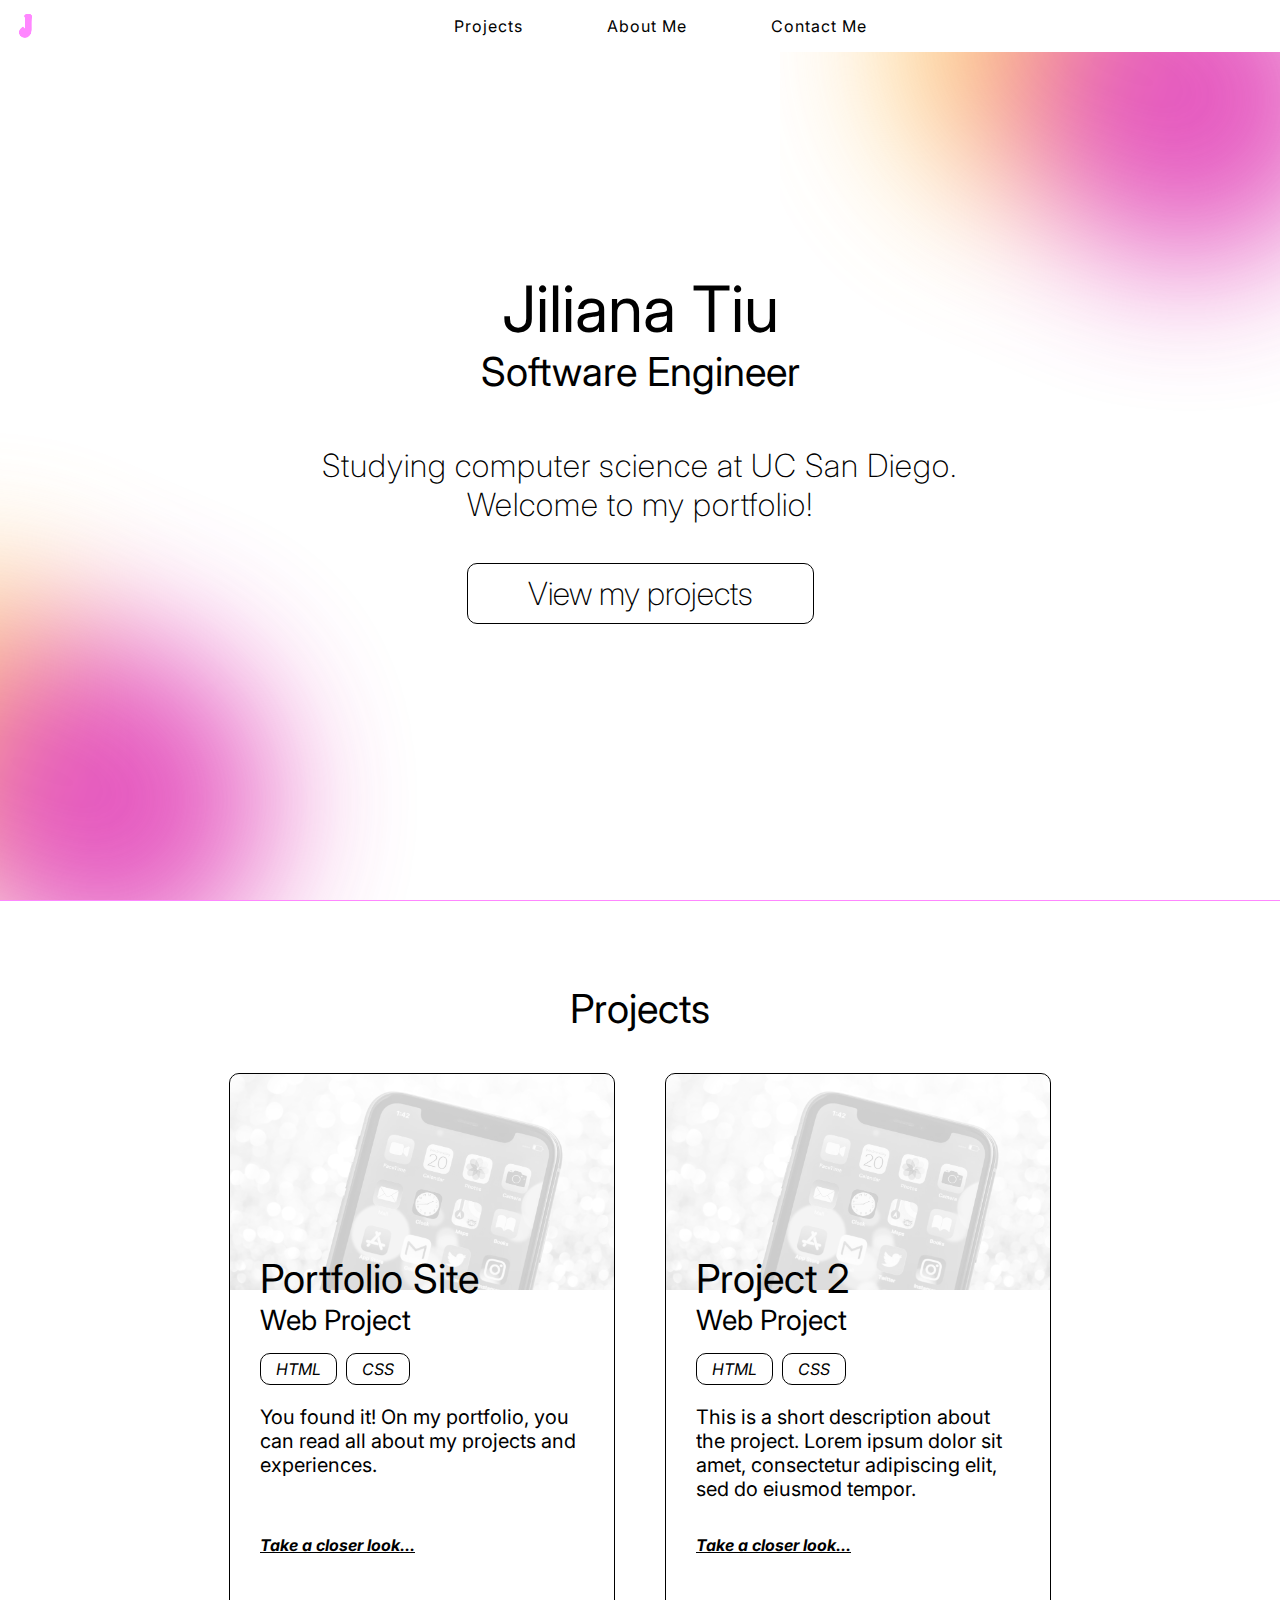
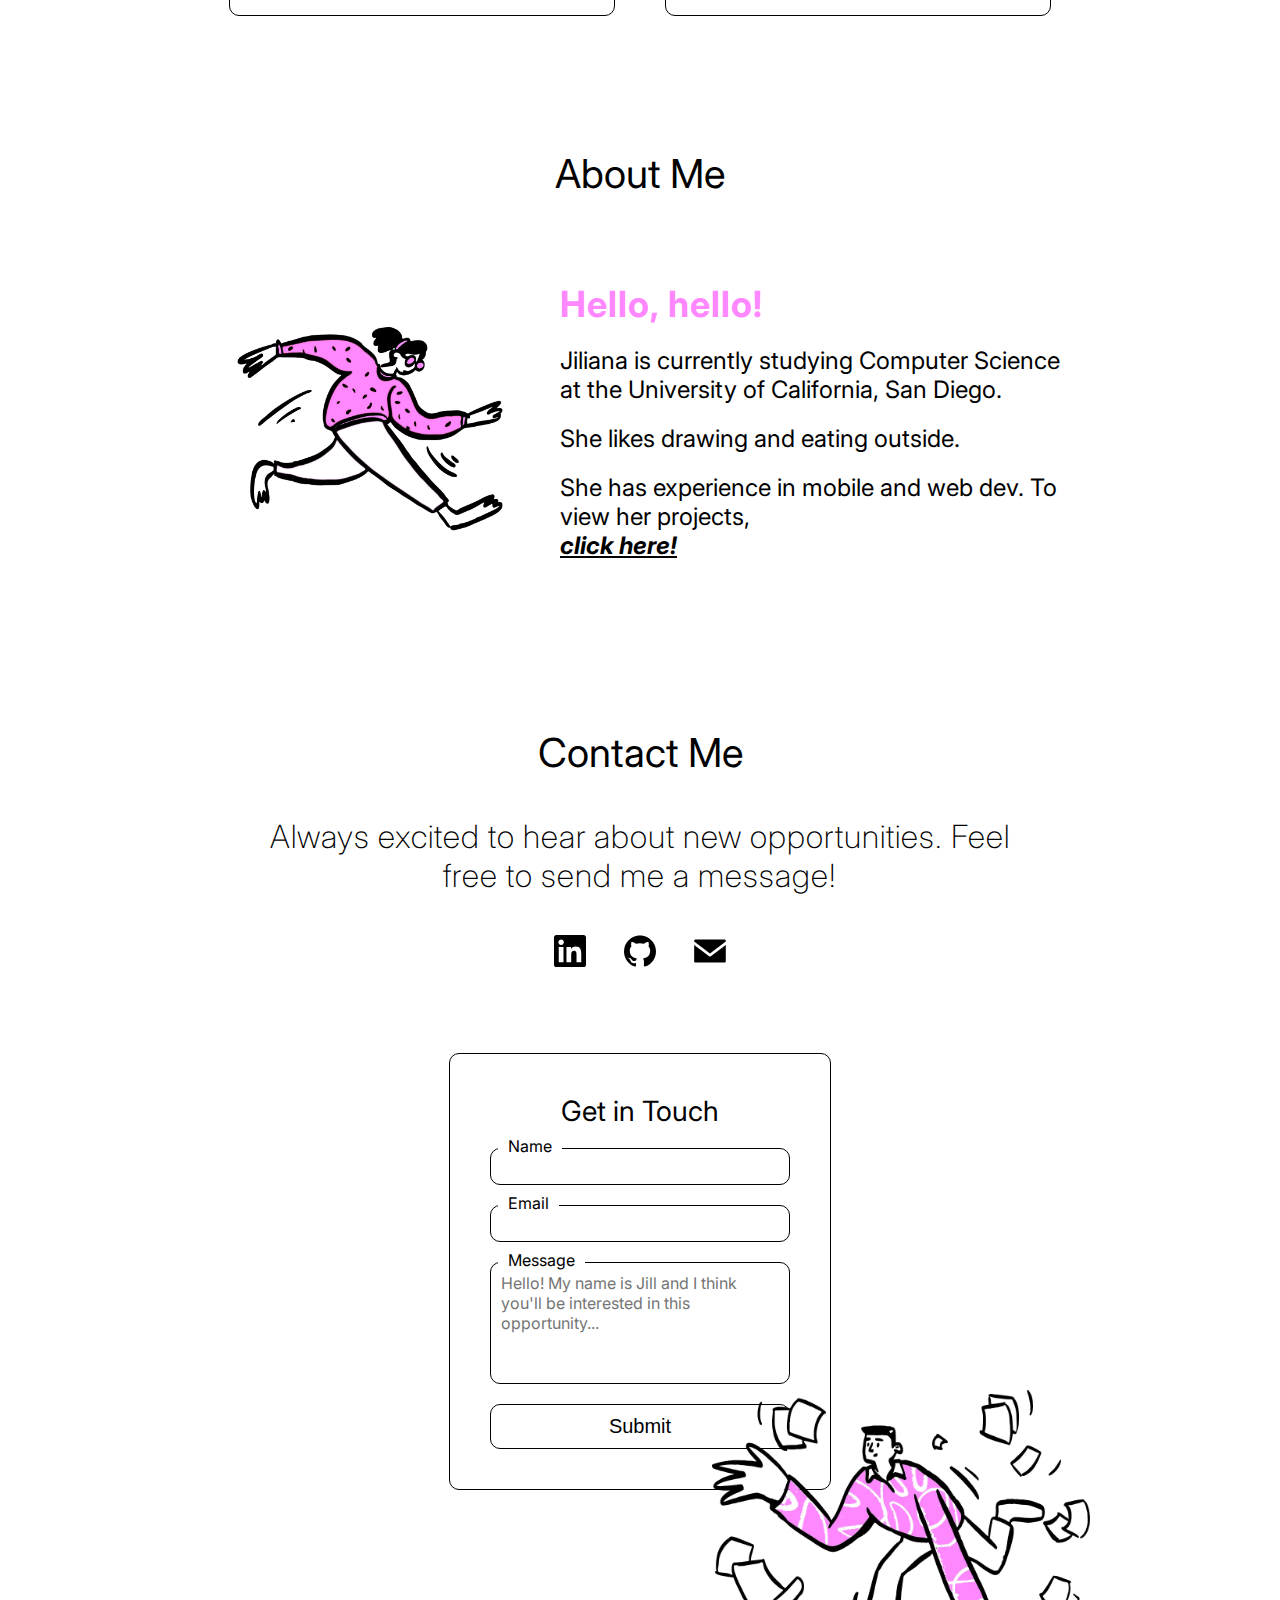
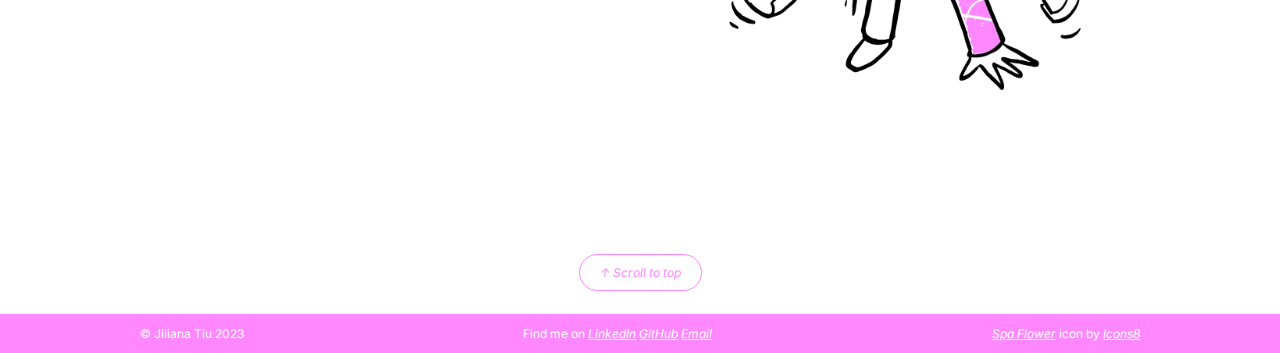
<file: index.html>
<!DOCTYPE html>
<html lang="en">
<head>
    <meta charset="UTF-8">
    <meta http-equiv="X-UA-Compatible" content="IE=edge">
    <meta name="viewport" content="width=device-width, initial-scale=1.0">
    <title>Jiliana Tiu Portfolio</title>

    <!-- Google Font -->
    <link rel="preconnect" href="https://fonts.googleapis.com">
    <link rel="preconnect" href="https://fonts.gstatic.com" crossorigin>
    <link href="https://fonts.googleapis.com/css2?family=Inter:wght@200;400;700&display=swap" rel="stylesheet">

    <link rel="stylesheet" type="text/css" href="styles.css">
    <link rel="icon" type="image/x-icon" href="/images/favicon/flower.svg">
</head>
<body>

    <header>
        <a href="/"><img src="/images/favicon/J.svg" alt="Home" width="50" height="50"></a>
        <nav>
            <input type="checkbox">
            <div class="ham-menu">
                <span class="ham-line line1"></span>
                <span class="ham-line line2"></span>
                <span class="ham-line line3"></span>
            </div>
            <ul>
                <li><a href="#projects">Projects</a></li>
                <li><a href="#about-me">About Me</a></li>
                <li><a href="#contact-me">Contact Me</a></li>
            </ul>
        </nav>
    </header>

    <main id="main-splash">
        <svg id="bg-blur-1" xmlns="http://www.w3.org/2000/svg" version="1.1" xmlns:xlink="http://www.w3.org/1999/xlink" viewBox="0 0 800 800" opacity="0.79"><defs><filter id="bbblurry-filter1" x="-100%" y="-100%" width="400%" height="400%" filterUnits="objectBoundingBox" primitiveUnits="userSpaceOnUse" color-interpolation-filters="sRGB">
            <feGaussianBlur stdDeviation="70" x="0%" y="0%" width="100%" height="100%" in="SourceGraphic" result="blur"></feGaussianBlur></filter></defs><g filter="url(#bbblurry-filter1)"><ellipse rx="161.5" ry="164.5" cx="274.2955589094711" cy="342.84906197592846" fill="hsl(37, 99%, 67%)"></ellipse><ellipse rx="161.5" ry="164.5" cx="409.50304169180504" cy="400.35593082767514" fill="hsl(316, 73%, 52%)"></ellipse></g></svg>
        <svg id="bg-blur-2" xmlns="http://www.w3.org/2000/svg" version="1.1" xmlns:xlink="http://www.w3.org/1999/xlink" viewBox="0 0 800 800" opacity="0.79"><defs><filter id="bbblurry-filter" x="-100%" y="-100%" width="400%" height="400%" filterUnits="objectBoundingBox" primitiveUnits="userSpaceOnUse" color-interpolation-filters="sRGB">
            <feGaussianBlur stdDeviation="70" x="0%" y="0%" width="100%" height="100%" in="SourceGraphic" result="blur"></feGaussianBlur></filter></defs><g filter="url(#bbblurry-filter)"><ellipse rx="161.5" ry="164.5" cx="274.2955589094711" cy="342.84906197592846" fill="hsl(37, 99%, 67%)"></ellipse><ellipse rx="161.5" ry="164.5" cx="409.50304169180504" cy="400.35593082767514" fill="hsl(316, 73%, 52%)"></ellipse></g></svg>
        <h1>Jiliana Tiu</h1>
        <h2>Software Engineer</h2>
        <p class="spaced-text">
            Studying computer science at UC San Diego. 
            Welcome to my portfolio!
        </p> 
        <a href="#projects" id="action-btn">View my projects</a>
    </main>

    <section id="projects">
        <h2>Projects</h2>
        <div id="projects-list">
            <section class="project-card">
                <picture class="project-card-img">
                    <img src="images/phone.webp" alt="Image of Project 1">
                </picture>
                <div class="project-card-content">
                    <h2>Portfolio Site</h2>
                    <h3>Web Project</h3>
                    <ul class="tool-pill">
                        <li>HTML</li>
                        <li>CSS</li>
                    </ul>
                    <p>You found it! On my portfolio, you can read all about my projects and experiences.</p>
                    <a href="project-example.html"><strong>Take a closer look...</strong></a>
                </div>
            </section>
            <section class="project-card">
                <picture class="project-card-img">
                    <img src="images/phone.webp" alt="Image of Project 2">
                </picture>
                <div class="project-card-content">
                    <h2>Project 2</h2>
                    <h3>Web Project</h3>
                    <ul class="tool-pill">
                        <li>HTML</li>
                        <li>CSS</li>
                    </ul>
                    <p>This is a short description about the project. Lorem ipsum dolor sit amet, consectetur adipiscing elit, sed do eiusmod tempor.</p>
                    <a href="project-example.html"><strong>Take a closer look...</strong></a>
                </div>
            </section>
        </div>
    </section>

    <section id="about-me">
        <h2>About Me</h2>
        <div id="about-content">
            <picture>
                <source srcset="images/running-girl.webp">
                <img src="images/reading-girl.webp" alt="A doodle of a girl reading." width="300">
            </picture>
            <ul>
                <li><span id="pink">Hello, hello!</span></li>
                <li>Jiliana is currently studying Computer Science at the University of California, San Diego.</li>
                <li>She likes drawing and eating outside.</li>
                <li>She has experience in mobile and web dev. To view her projects,
                    <br> 
                    <a href="#projects"><b>click here!</b></a>
                </li>
            </ul>
        </div>
    </section>

    <section id="contact-me">
        <h2>Contact Me</h2>
        <p class="spaced-text">Always excited to hear about new opportunities. Feel free to send me a message!</p>
        <ul>
            <li> 
                <a href="https://www.linkedin.com/in/jilianatiu/" target="_blank"><svg role="img" viewBox="0 0 24 24" xmlns="http://www.w3.org/2000/svg" width="50">
                    <path d="M20.447 20.452h-3.554v-5.569c0-1.328-.027-3.037-1.852-3.037-1.853 0-2.136 1.445-2.136 2.939v5.667H9.351V9h3.414v1.561h.046c.477-.9 1.637-1.85 3.37-1.85 3.601 0 4.267 2.37 4.267 5.455v6.286zM5.337 7.433c-1.144 0-2.063-.926-2.063-2.065 0-1.138.92-2.063 2.063-2.063 1.14 0 2.064.925 2.064 2.063 0 1.139-.925 2.065-2.064 2.065zm1.782 13.019H3.555V9h3.564v11.452zM22.225 0H1.771C.792 0 0 .774 0 1.729v20.542C0 23.227.792 24 1.771 24h20.451C23.2 24 24 23.227 24 22.271V1.729C24 .774 23.2 0 22.222 0h.003z"/>
                </svg></a>
            </li>
            <li>
                <a href="https://github.com/jiliana" target="_blank"><svg role="img" viewBox="0 0 24 24" xmlns="http://www.w3.org/2000/svg" width="50">
                    <path d="M12 .297c-6.63 0-12 5.373-12 12 0 5.303 3.438 9.8 8.205 11.385.6.113.82-.258.82-.577 0-.285-.01-1.04-.015-2.04-3.338.724-4.042-1.61-4.042-1.61C4.422 18.07 3.633 17.7 3.633 17.7c-1.087-.744.084-.729.084-.729 1.205.084 1.838 1.236 1.838 1.236 1.07 1.835 2.809 1.305 3.495.998.108-.776.417-1.305.76-1.605-2.665-.3-5.466-1.332-5.466-5.93 0-1.31.465-2.38 1.235-3.22-.135-.303-.54-1.523.105-3.176 0 0 1.005-.322 3.3 1.23.96-.267 1.98-.399 3-.405 1.02.006 2.04.138 3 .405 2.28-1.552 3.285-1.23 3.285-1.23.645 1.653.24 2.873.12 3.176.765.84 1.23 1.91 1.23 3.22 0 4.61-2.805 5.625-5.475 5.92.42.36.81 1.096.81 2.22 0 1.606-.015 2.896-.015 3.286 0 .315.21.69.825.57C20.565 22.092 24 17.592 24 12.297c0-6.627-5.373-12-12-12"/>
                </svg></a></li>
            <li>
                
                <a href="mailto:jatiu@ucsd.edu"><svg xmlns="http://www.w3.org/2000/svg" xmlns:xlink="http://www.w3.org/1999/xlink" version="1.1" width="50" viewBox="0 0 256 256" xml:space="preserve">
                    <g style="stroke: none; stroke-width: 0; stroke-dasharray: none; stroke-linecap: butt; stroke-linejoin: miter; stroke-miterlimit: 10; fill: none; fill-rule: nonzero; opacity: 1;" transform="translate(1.4065934065934016 1.4065934065934016) scale(2.81 2.81)" >
                        <path d="M 45 51.815 l 45 -33.87 v -1.967 c 0 -2.03 -1.646 -3.676 -3.676 -3.676 H 3.676 C 1.646 12.302 0 13.948 0 15.978 v 1.967 L 45 51.815 z" style="stroke: none; stroke-width: 1; stroke-dasharray: none; stroke-linecap: butt; stroke-linejoin: miter; stroke-miterlimit: 10; fill: rgb(0,0,0); fill-rule: nonzero; opacity: 1;" transform=" matrix(1 0 0 1 0 0) " stroke-linecap="round" />
                        <path d="M 47.405 60.019 c -0.712 0.536 -1.559 0.804 -2.405 0.804 s -1.693 -0.268 -2.405 -0.804 L 0 27.958 v 46.064 c 0 2.03 1.646 3.676 3.676 3.676 h 82.648 c 2.03 0 3.676 -1.646 3.676 -3.676 V 27.958 L 47.405 60.019 z" style="stroke: none; stroke-width: 1; stroke-dasharray: none; stroke-linecap: butt; stroke-linejoin: miter; stroke-miterlimit: 10; fill: rgb(0,0,0); fill-rule: nonzero; opacity: 1;" transform=" matrix(1 0 0 1 0 0) " stroke-linecap="round" />
                    </g>
                    </svg>
                </a>
            </li>
        </ul>
        <section id="contact-form">
            <h3>Get in Touch</h3>
            <form action="mailto:jatiu@ucsd.edu" method="POST">
                <label for="sender">Name</label>
                <input type="text" name="sender" id="sender" required>                
                <label for="email">Email</label>
                <input type="text" name="email" id="email" required>
                <label for="mailBody">Message</label>
                <textarea 
                placeholder="Hello! My name is Jill and I think you'll be interested in this opportunity..." name="mailBody" id="mailBody" required></textarea>
                <button type="submit">Submit</button>
            </form>
        </section>
        <img src="/images/paper-boy.webp" alt="doodle of a person with paper" id="mail-illus">

    </section>

    <footer>
        <a href="#" class="scroll-top">&#8593; Scroll to top</a>
        <p>&copy; Jiliana Tiu 2023</p>
        <p> Find me on 
            <a href="https://www.linkedin.com/in/jilianatiu/" target="_blank">LinkedIn</a>
            <a href="https://github.com/jiliana" target="_blank">GitHub</a>
            <a href="mailto:jatiu@ucsd.edu">Email</a>
        </p>
        <p>
            <a target="_blank" href="https://icons8.com/icon/23038/spa-flower">Spa Flower</a> icon by <a target="_blank" href="https://icons8.com">Icons8</a>
        </p>
    </footer>
    
</body>
</html>
</file>
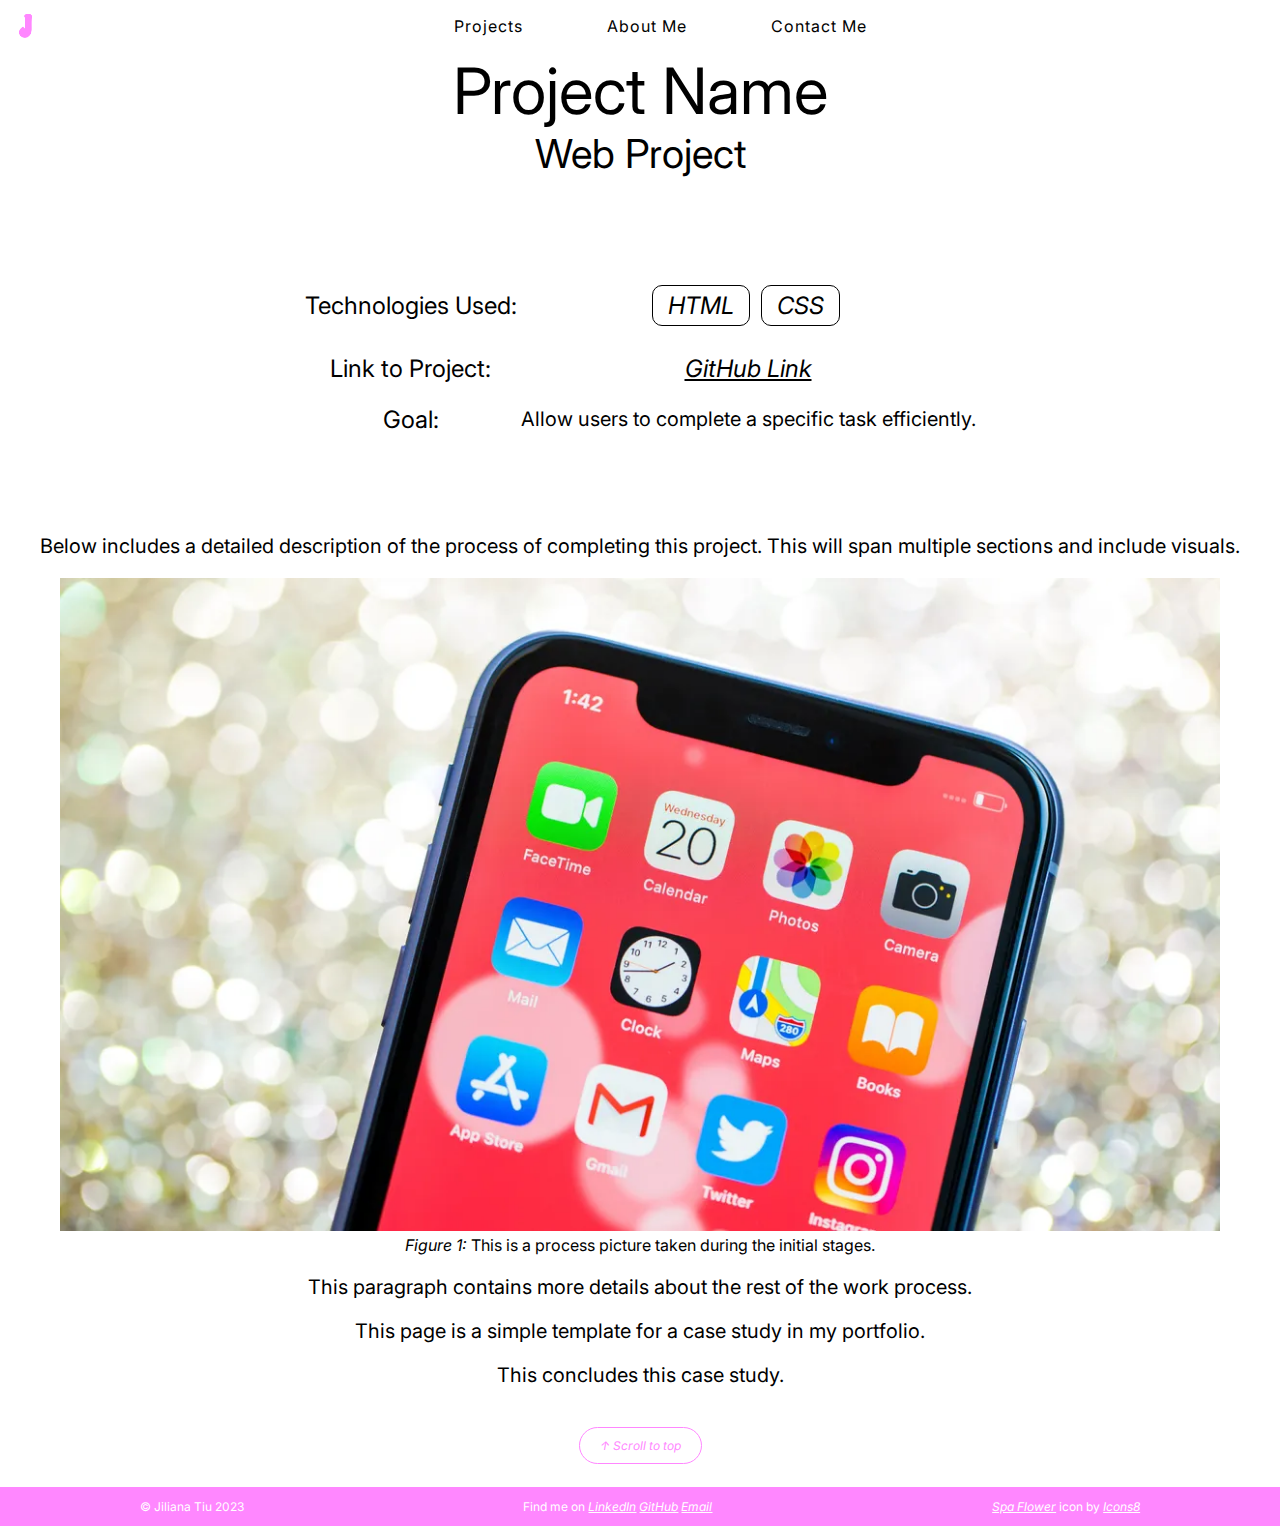
<file: project-example.html>
<!DOCTYPE html>
<html lang="en">
<head>
    <meta charset="UTF-8">
    <meta http-equiv="X-UA-Compatible" content="IE=edge">
    <meta name="viewport" content="width=device-width, initial-scale=1.0">
    <title>Project Name</title>

    <!-- Google Font -->
    <link rel="preconnect" href="https://fonts.googleapis.com">
    <link rel="preconnect" href="https://fonts.gstatic.com" crossorigin>
    <link href="https://fonts.googleapis.com/css2?family=Inter:wght@200;400;700&display=swap" rel="stylesheet">

    <link rel="stylesheet" type="text/css" href="/styles.css">
    <link rel="icon" type="image/x-icon" href="/images/favicon/flower.svg">
</head>
<body id="project-page">

    <header>
        <a href="/"><img src="/images/favicon/J.svg" alt="Home" width="50" height="50"></a>
        <nav>
            <input type="checkbox" />
            <div class="ham-menu">
                <span class="ham-line line1"></span>
                <span class="ham-line line2"></span>
                <span class="ham-line line3"></span>
            </div>
            <ul>
                <li><a href="#projects">Projects</a></li>
                <li><a href="#about-me">About Me</a></li>
                <li><a href="#contact-me">Contact Me</a></li>
            </ul>
        </nav>
    </header>

    <main>
        <h1>Project Name</h1>
        <h2>Web Project</h2>

        <table>
            <tr>
                <td>Technologies Used:</td>
                <td>
                    <ul class="tool-pill">
                        <li>HTML</li>
                        <li>CSS</li>
                    </ul>
                </td>
            </tr>
            <tr>
                <td>Link to Project:</td>
                <td>
                    <a href="https://github.com/jiliana" target="_blank">GitHub Link</a>
                </td>
            </tr>
            <tr>
                <td>Goal:</td>
                <td>
                    <p>Allow users to complete a specific task efficiently.</p>
                </td>
            </tr>
        </table>
        <p>
            Below includes a detailed description of the process of completing this project. 
            This will span multiple sections and include visuals.
        </p>

        <figure>
            <img src="images/phone.webp">
            <figcaption><em>Figure 1:</em> This is a process picture taken during the initial stages.</figcaption>
        </figure>

        <p>This paragraph contains more details about the rest of the work process.</p>

        <aside><p>This page is a simple template for a case study in my portfolio.</p></aside>

        <p>This concludes this case study.</p>
    </main>


    <footer>
        <a href="#" class="scroll-top">&#8593; Scroll to top</a>
        <p>&copy; Jiliana Tiu 2023</p>
        <p> Find me on 
            <a href="https://www.linkedin.com/in/jilianatiu/" target="_blank">LinkedIn</a>
            <a href="https://github.com/jiliana" target="_blank">GitHub</a>
            <a href="mailto:jatiu@ucsd.edu">Email</a>
        </p>
        <p>
            <a target="_blank" href="https://icons8.com/icon/23038/spa-flower">Spa Flower</a> icon by <a target="_blank" href="https://icons8.com">Icons8</a>
        </p>
    </footer>
</body>
</html>
</file>
<file: styles.css>
:root {
  --main-bg: white;
  --main-text: black;
  --sub-text: grey;
  --accent: #ff87ff;

  scroll-behavior: smooth;
}

::selection {
  background: var(--accent); /* WebKit/Blink Browsers */
  color: var(--main-bg);
}
::-moz-selection {
  background: var(--accent); /* Gecko Browsers */
  color: var(--main-bg);
}

body {
  flex-direction: row;
  margin: 0;
  font-family: "Inter", sans-serif;
  cursor: url("images/favicon/flower.png"), auto;
  text-align: center;
}

img {
  max-width: 100%;
}

.center {
  text-align: center;
}

h1 {
  font-size: 64px;
  font-weight: 400;
}

h2 {
  font-size: 40px;
  font-weight: 400;
  margin-bottom: 40px;
}

h3 {
  font-size: 28px;
  font-weight: 400;
}

button:hover {
  cursor: pointer;
}

.spaced-text {
  font-size: 32px;
  font-weight: 200;
  letter-spacing: 1px;
}

a {
  color: var(--main-text);
  font-style: italic;
}

a:hover {
  color: var(--accent);
}

/* Navbar */
header {
  position: fixed;
  display: flex;
  top: 0;
  width: 100%;
  z-index: 1000;
  min-height: 50px;
  background-color: var(--main-bg);
}

header img {
  position: absolute;
  top: 0;
  left: 0;
}

header > nav {
  width: inherit;
}

header > nav li {
  display: inline-block;
}

header > nav a {
  font-style: normal;
  color: var(--main-text);
  text-decoration: none;
  padding: 5px 40px;
  letter-spacing: 1px;
  transition-duration: 200ms;
}

header > nav a:hover {
  color: var(--accent);
  letter-spacing: 2px;
  transition-duration: 200ms;
}

/* Hamburger */
.ham-menu {
  height: 60%;
  position: absolute;
  top: 10px;
  right: 10px;
  flex-direction: column;
  justify-content: space-around;
  display: none;
  cursor: pointer;
}

.ham-menu .ham-line {
  background-color: var(--accent);
  border-radius: 10px;
  width: 30px;
  height: 2px;
}

nav input {
    display: none;
    z-index: 100;
}



@media (max-width: 700px) {
    nav input:checked ~ ul {
        opacity: 1;
        transform: translate(0, 0);
        transition: transform 0.7s cubic-bezier(0.7,0.2,0.05,1.0);
    }

    nav input:checked ~ .ham-menu > .ham-line {
      background-color: black;
      transition: all 0.7s ease-in-out;
    }
    nav input:checked ~ .ham-menu > .line1{
      transform-origin: top right;
      transform: rotate(-45deg);
      
    }
    nav input:checked ~ .ham-menu > .line2{
      opacity: 0;
    }
    nav input:checked ~ .ham-menu > .line3{
      transform-origin: top right;
      transform: rotate(45deg) translate(2px, 0px);
    }

    nav input {
        display: inherit;
        position: absolute;
        width: 40px;
        height: 40px;
        top: 0;
        right: 0;
        opacity: 0;
    }

  .ham-menu {
    display: flex;
    z-index: 99;
  }

  header {
    justify-content: flex-end;
    font-size: 1.25rem;
  }

  nav ul {
    transform: translate(110%, 0);
    position: absolute;
    top: 0;
    right: 0;
    margin: 0;
    display: inline-flex;
    flex-direction: column;
    text-align: right;
    background-color: white;
    height: 100vh;
    width: 220px;
    max-width: 100vw;
    box-shadow: -5px 0px 30px var(--accent);
    row-gap: 5vh;
    padding-top: 100px;
    padding-right: 30px;
    
  }

  header nav a {
    width: 100%;
    padding: 0;
  }
}

/* Main Splash */
#bg-blur-1 {
  position: absolute;
  width: 800px;
  left: -300px;
  bottom: -300px;
  z-index: -1;
}

#bg-blur-2 {
  position: absolute;
  width: 800px;
  top: -300px;
  right: -300px;
  z-index: -1;
}

@media all and (min-width: 1600px) {
  #bg-blur-1 {
    opacity: 0;
  }

  #bg-blur-2 {
    position: absolute;
    width: 70%;
    max-width: 1400px;
    bottom: 10%;
    left: 50%;
  }
}

#main-splash {
  overflow: hidden;
  text-align: center;
  padding-top: 30vh;
  padding-bottom: 30vh;
  min-height: 40vh;
  position: relative;
  border-bottom: 1px solid var(--accent);
  padding-left: 20px;
  padding-right: 20px;
}

#main-splash > h1,
#main-splash > h2 {
  margin: 0;
}

#main-splash > .spaced-text {
  margin: 50px auto;
  max-width: 700px;
}

#main-splash > #action-btn {
  font-size: 32px;
  border: 1px solid var(--main-text);
  border-radius: 10px;
  background-color: transparent;
  font-weight: 200;
  padding: 10px 60px;
  transition-duration: 200ms;
  font-style: normal;
  text-decoration: none;
  color: black;
}

#main-splash > #action-btn:hover {
  border: 1px solid var(--accent);
  color: var(--accent);
  letter-spacing: 1px;
  transition-duration: 200ms;
}

/* Projects */
#projects {
  text-align: center;
  padding: 50px 0;
}

#projects-list {
  display: flex;
  flex-wrap: wrap;
  justify-content: center;
  gap: 10px 50px;
  text-align: left;
}

.project-card {
  border: 1px solid var(--main-text);
  border-radius: 10px;
  overflow: hidden;
  width: 30vw;
  min-width: 300px;
  max-width: 500px;
  transition-duration: 200ms;
}

.project-card:hover {
  transform: translate(2px, -2px);
  transition-duration: 200ms;
  cursor: pointer;
  border: 1px solid var(--accent);
  box-shadow: -5px 5px 5px var(--accent);
}

.project-card:hover .project-card-img > img {
  transition-duration: 200ms;
  filter: none;
}

.project-card-img {
  overflow: hidden;
  max-height: 180px;
}

.project-card-img > img {
  width: 100%;
  opacity: 20%;
  filter: grayscale(100%);
}

.project-card-content {
  padding: 0px 30px;
  padding-bottom: 20px;
  position: relative;
  top: -40px;
}

.project-card-content > h2 {
  margin: 0;
}

.project-card-content > h3 {
  margin: 0;
}

.tool-pill {
  padding: 0px;
}

.tool-pill li {
  padding: 5px 15px;
  margin-right: 5px;
  display: inline-flex;
  border: 1px solid var(--main-text);
  border-radius: 10px;
  font-style: italic;
}

.project-card-content > p {
  overflow: auto;
  height: 110px;
}

p {
  font-size: 20px;
}

/* About Me */
#about-me {
  padding: 50px 20px;
  font-size: 24px;
}

@keyframes swinging {
  0% {
    transform: rotate(0deg);
  }
  25% {
    transform: rotate(5deg);
  }
  75% {
    transform: rotate(-5deg);
  }
  100% {
    transform: rotate(0deg);
  }
}

#about-content > picture {
  animation: swinging 3s linear forwards infinite;
}

#about-content {
  display: flex;
  flex-wrap: wrap;
  margin: auto;
  justify-content: center;
  align-items: center;
  column-gap: 40px;
}

#about-content > ul {
  list-style: none;
  text-align: left;
  max-width: 500px;
  padding: 20px 0;
}

#about-content > ul li {
  margin-bottom: 20px;
}

#pink {
  color: var(--accent);
  font-size: 36px;
  font-weight: 700;
  letter-spacing: 1px;
}

/* Contact Me */
#contact-me {
  padding: 50px 0;
  text-align: center;
  overflow: hidden;
  padding: 20px;
}

#contact-me > .spaced-text {
  max-width: 800px;
  margin: auto;
}

#contact-me > ul {
  list-style-type: none;
  text-align: left;
  display: inline-flex;
  padding: 20px;
  font-size: 24px;
  margin-top: 20px;
  gap: 20px;
  margin-bottom: 40px;
}

#contact-me > ul li {
  margin-bottom: 20px;
}

#contact-me > ul li a {
  font-style: normal;
}

#contact-me > ul li svg {
  height: 32px;
}

/* Contact Form */
#contact-form {
  font-size: 16px;
  border: 1px solid black;
  max-width: 300px;
  margin: auto;
  padding: 40px;
  border-radius: 10px;
}

#contact-form > h3 {
  margin: 0;
}

#contact-form > form {
  text-align: left;
  width: 100%;
  display: flex;
  flex-direction: column;
}

#contact-form > form input {
  padding: 10px;
  border-radius: 10px;
  border: 1px solid black;
}

#contact-form > form label {
  position: relative;
  top: 8px;
  left: 8px;
  background-color: white;
  width: min-content;
  padding: 0 10px;
}

#contact-form > form button {
  margin-top: 20px;
  padding: 10px;
  border-radius: 10px;
  border: 1px solid black;
  background-color: white;
  transition-duration: 200ms;
  font-size: 20px;
}

#contact-form > form button:hover {
  margin-top: 20px;
  padding: 10px;
  border-radius: 10px;
  border: 1px solid black;
  letter-spacing: 1px;
  background-color: var(--accent);
  transition-duration: 200ms;
}

#mailBody {
  border: 1px solid black;
  border-radius: 10px;
  padding: 10px;
  resize: none;
  height: 100px;
  font-family: "Inter", sans-serif;
  font-size: 16px;
}

#mail-illus {
  position: relative;
  height: 300px;
  top: -100px;
  right: -250px;
}

/* Footer */
footer {
  background-color: var(--accent);
  position: relative;
  display: flex;
  justify-content: space-around;
  margin-top: 100px;
}

footer * {
  font-size: 12px;
  color: white;
}
footer > p a:hover {
  color: white;
}

.scroll-top {
  position: absolute;
  color: var(--accent);
  top: -60px;
  border: 1px solid var(--accent);
  padding: 10px 20px;
  border-radius: 20px;
  text-decoration: none;
  transition-duration: 500ms;
}

.scroll-top:hover {
  top: -65px;
  transition-duration: 500ms;
}

/* Case Studies */
main {
  padding-top: 52px;
  margin: auto;
  padding-left: 20px;
  padding-right: 20px;
}

table {
  margin: 80px auto;
  font-size: 24px;
  row-gap: 20px;
}

main > h1,
main > h2 {
  margin: 0;
}

@media all and (max-width: 500px) {
    #main-splash > button {
      font-size: 20px;
    }
  
    #mail-illus {
        position: relative;
        top: -70px;
        right: 0;
        object-fit: contain;
    }
  }
</file>
